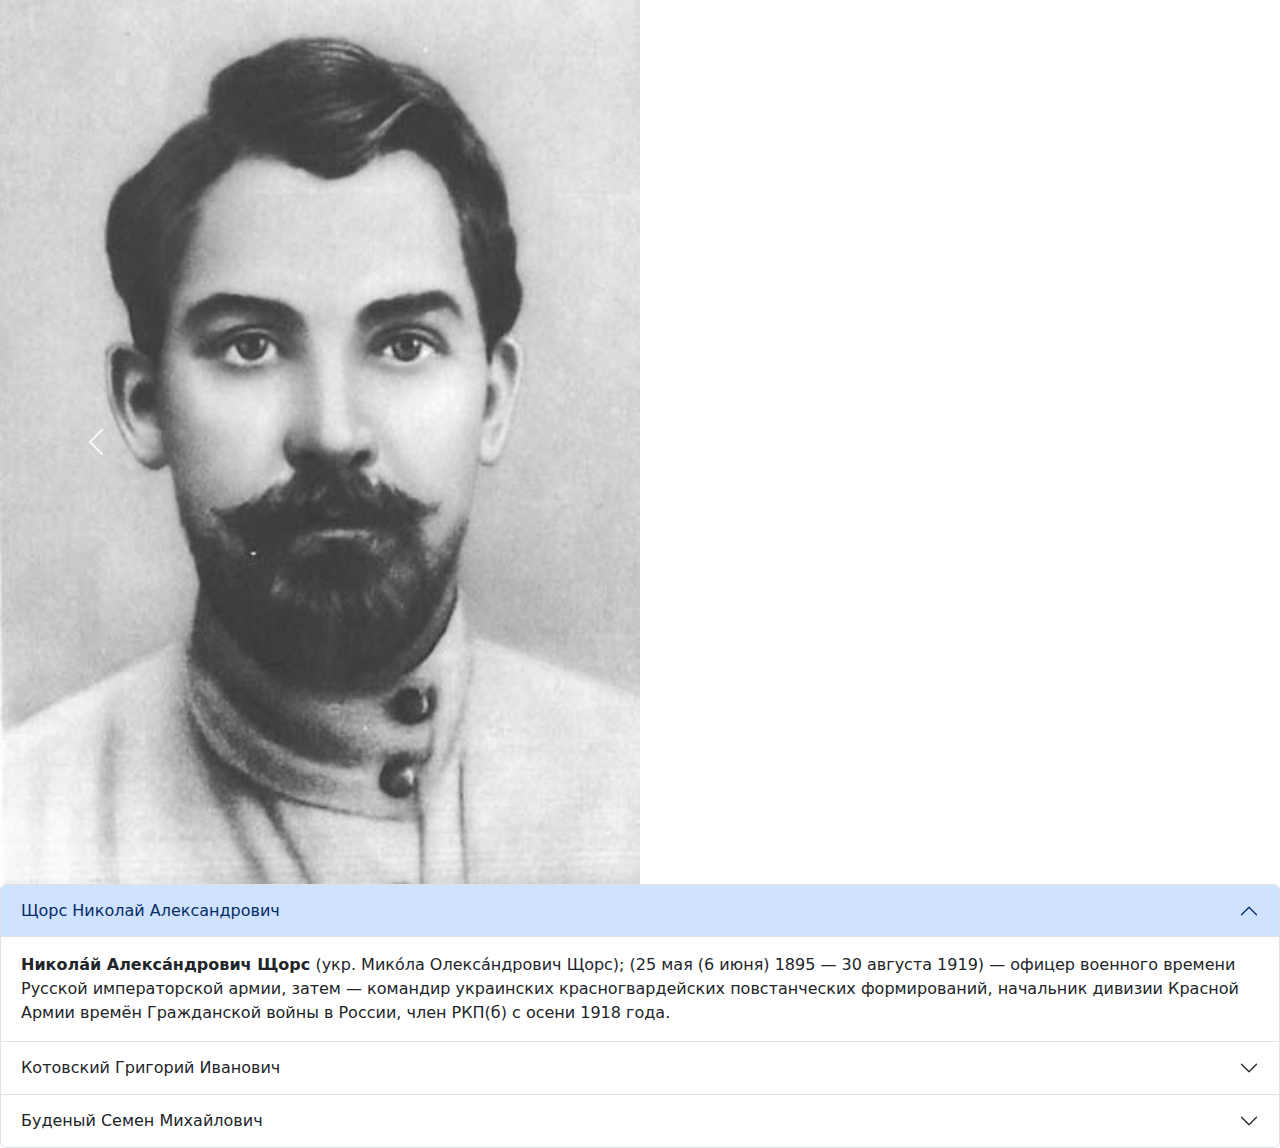
<file: index.html>
<!DOCTYPE html>
<html lang="en">
<head>
    <meta charset="UTF-8">
    <title>Bootstrap страница</title>
    <link href="https://cdn.jsdelivr.net/npm/bootstrap@5.3.3/dist/css/bootstrap.min.css" rel="stylesheet" integrity="sha384-QWTKZyjpPEjISv5WaRU9OFeRpok6YctnYmDr5pNlyT2bRjXh0JMhjY6hW+ALEwIH" crossorigin="anonymous">
<!--    <link rel="stylesheet" href="style.css">-->
</head>
<body>

<div id="carouselExampleAutoplaying" class="carousel slide" data-bs-ride="carousel">
  <div class="carousel-inner">
    <div class="carousel-item active">
      <img src="shor.jpg" class="d-block w-50" alt="...">
    </div>
    <div class="carousel-item">
      <img src="bud.jpg" class="d-block w-50" alt="...">
    </div>
    <div class="carousel-item">
      <img src="Kot.jpg" class="d-block w-50" alt="...">
    </div>
    <div class="carousel-item active">
      <img src="Shchors.jpg" class="d-block w-50" alt="...">
    </div>
  </div>
  <button class="carousel-control-prev" type="button" data-bs-target="#carouselExampleAutoplaying" data-bs-slide="prev">
    <span class="carousel-control-prev-icon" aria-hidden="true"></span>
    <span class="visually-hidden">Предыдущий</span>
  </button>
  <button class="carousel-control-next" type="button" data-bs-target="#carouselExampleAutoplaying" data-bs-slide="next">
    <span class="carousel-control-next-icon" aria-hidden="true"></span>
    <span class="visually-hidden">Следующий</span>
  </button>
</div>



<!--    <div class="card text-bg-light mb-3" style="max-width: 18rem;">-->
<!--        <img src="shor.jpg" class="card-img-top" alt="...">-->
<!--        <div class="card-header"></div>-->
<!--            <div class="card-body">-->
<!--                <h5 class="card-title">Щорс Николай Александрович</h5>-->
<!--                    <p class="card-text">Никола́й Алекса́ндрович Щорс; (25 мая (6 июня) 1895 — 30 августа 1919)-->
<!--                        — офицер военного времени Русской императорской армии, затем — командир украинских красногвардейских-->
<!--                        повстанческих формирований, начальник дивизии Красной Армии-->
<!--                        времён Гражданской войны в России, член РКП(б) с осени 1918 года.</p>-->
<!--            </div>-->
<!--        <button type="button" class="btn btn-outline-secondary">Смотреть фильм</button>-->
<!--    </div>-->

<div class="accordion" id="accordionExample">
  <div class="accordion-item">
    <h2 class="accordion-header">
      <button class="accordion-button" type="button" data-bs-toggle="collapse" data-bs-target="#collapseOne" aria-expanded="true" aria-controls="collapseOne">
        Щорс Николай Александрович
      </button>
    </h2>
    <div id="collapseOne" class="accordion-collapse collapse show" data-bs-parent="#accordionExample">
      <div class="accordion-body">
        <strong>Никола́й Алекса́ндрович Щорс</strong>  (укр. Мико́ла Олекса́ндрович Щорс);
        (25 мая (6 июня) 1895 — 30 августа 1919) — офицер военного времени Русской императорской армии,
        затем — командир украинских красногвардейских повстанческих формирований, начальник дивизии
        Красной Армии времён Гражданской войны в России, член РКП(б) с осени 1918 года.
      </div>
    </div>
  </div>
  <div class="accordion-item">
    <h2 class="accordion-header">
      <button class="accordion-button collapsed" type="button" data-bs-toggle="collapse" data-bs-target="#collapseTwo" aria-expanded="false" aria-controls="collapseTwo">
        Котовский Григорий Иванович
      </button>
    </h2>
    <div id="collapseTwo" class="accordion-collapse collapse" data-bs-parent="#accordionExample">
      <div class="accordion-body">
        <strong>Григо́рий Ива́нович Кото́вский</strong> (12 [24] июня 1881 — 6 августа 1925) — российский революционер, советский военный и политический деятель,
        герой Гражданской войны в России.Сделал карьеру от уголовного преступника в Российской империи до члена Союзного,
        Украинского и Молдавского Центрального Исполнительного Комитета СССР. Член Реввоенсовета СССР.
        Легендарный герой советского фольклора и художественной литературы. Отец советского индолога Григория Григорьевича
        Котовского. Убит при невыясненных обстоятельствах выстрелом Мейера Зайдера.
      </div>
    </div>
  </div>
  <div class="accordion-item">
    <h2 class="accordion-header">
      <button class="accordion-button collapsed" type="button" data-bs-toggle="collapse" data-bs-target="#collapseThree" aria-expanded="false" aria-controls="collapseThree">
        Буденый Семен Михайлович
      </button>
    </h2>
    <div id="collapseThree" class="accordion-collapse collapse" data-bs-parent="#accordionExample">
      <div class="accordion-body">
        <strong>Семён Миха́йлович Будённый</strong>  (13 (25) апреля 1883, Козюрин, Калмыцкий округ,
        область Войска Донского, Российская империя — 26 октября 1973, Москва, РСФСР, СССР) — советский военный деятель и полководец,
        один из создателей кавалерии в РСФСР и СССР и один из первых Маршалов Советского Союза (1935),
        трижды Герой Советского Союза (1958, 1963, 1968). Командующий Первой конной армией РККА в годы Гражданской войны.
        В первые годы Великой Отечественной войны командовал войсками стратегических направлений и фронтов.
      </div>
    </div>
  </div>
</div>



    <script src="https://cdn.jsdelivr.net/npm/bootstrap@5.3.3/dist/js/bootstrap.bundle.min.js" integrity="sha384-YvpcrYf0tY3lHB60NNkmXc5s9fDVZLESaAA55NDzOxhy9GkcIdslK1eN7N6jIeHz" crossorigin="anonymous"></script>
</body>
</html>
</file>
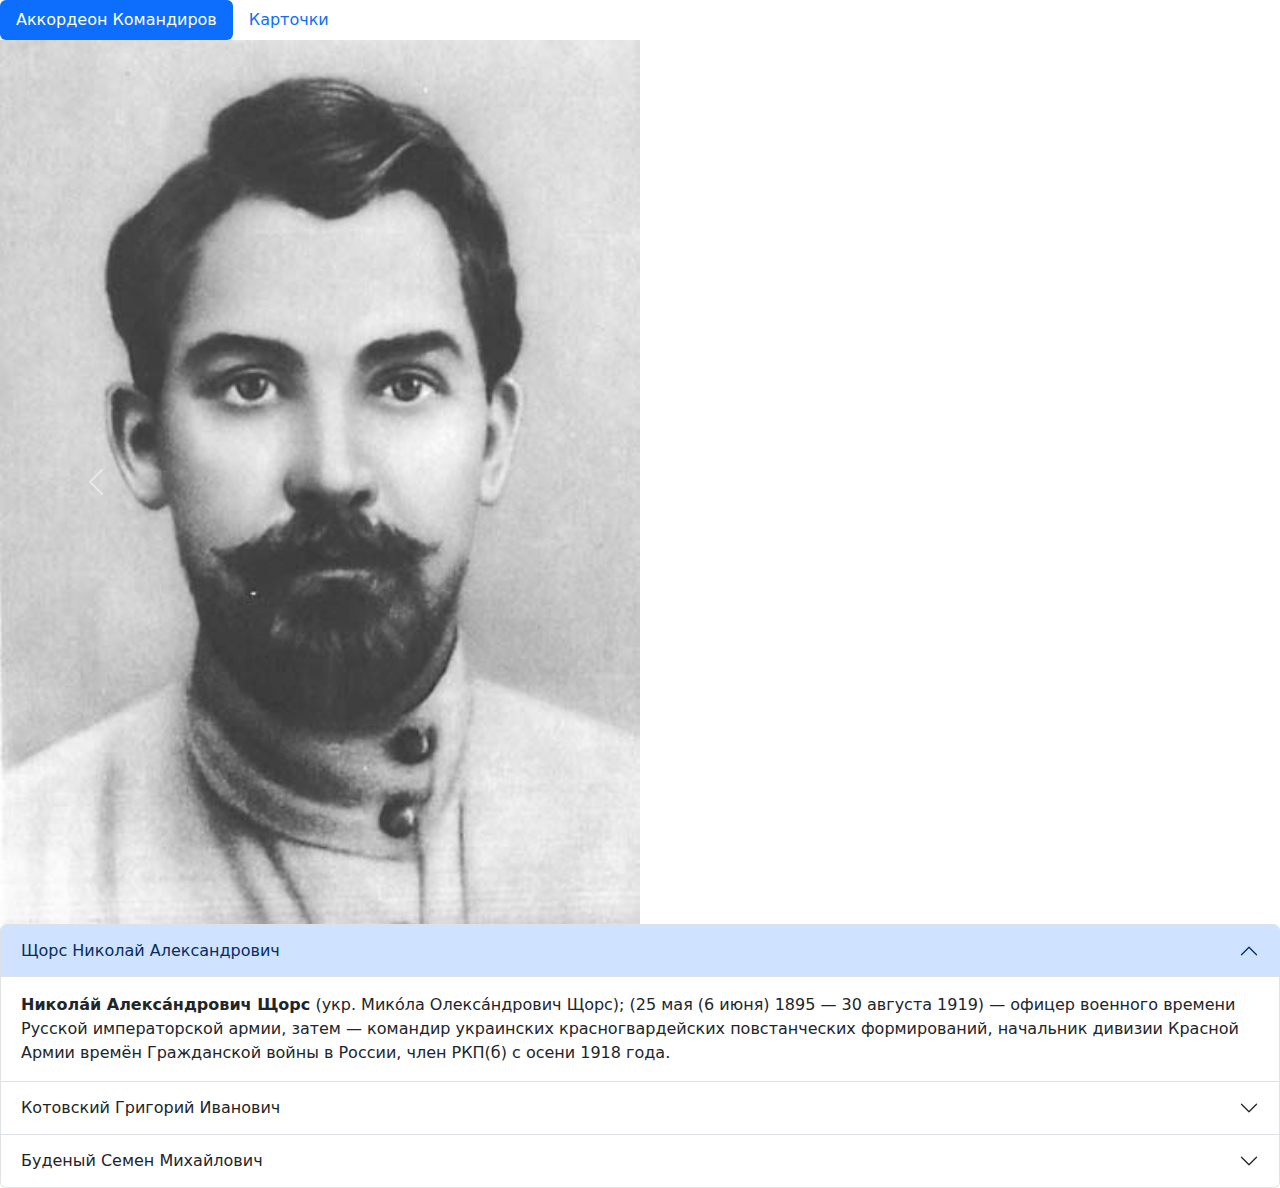
<file: templates/index.html>
<!DOCTYPE html>
<html lang="en">
<head>
    <meta charset="UTF-8">
    <title>Аккордеон Командиров</title>
    <link href="https://cdn.jsdelivr.net/npm/bootstrap@5.3.3/dist/css/bootstrap.min.css" rel="stylesheet" integrity="sha384-QWTKZyjpPEjISv5WaRU9OFeRpok6YctnYmDr5pNlyT2bRjXh0JMhjY6hW+ALEwIH" crossorigin="anonymous">
<!--    <link rel="stylesheet" href="style.css">-->
</head>
<body>
<ul class="nav nav-pills">
  <li class="nav-item">
    <a class="nav-link active" aria-current="page" href="/">Аккордеон Командиров</a>
  </li>
  <li class="nav-item">
    <a class="nav-link" href="/cart/">Карточки</a>
  </li>
</ul>

<div id="carouselExampleAutoplaying" class="carousel slide" data-bs-ride="carousel">
  <div class="carousel-inner">
    <div class="carousel-item active">
      <img src="../static/image/shor.jpg" class="d-block w-50" alt="...">
    </div>
    <div class="carousel-item">
      <img src="../static/image/bud.jpg" class="d-block w-50" alt="...">
    </div>
    <div class="carousel-item">
      <img src="../static/image/Kot.jpg" class="d-block w-50" alt="...">
    </div>
    <div class="carousel-item active">
      <img src="../static/image/Shchors.jpg" class="d-block w-50" alt="...">
    </div>
  </div>
  <button class="carousel-control-prev" type="button" data-bs-target="#carouselExampleAutoplaying" data-bs-slide="prev">
    <span class="carousel-control-prev-icon" aria-hidden="true"></span>
    <span class="visually-hidden">Предыдущий</span>
  </button>
  <button class="carousel-control-next" type="button" data-bs-target="#carouselExampleAutoplaying" data-bs-slide="next">
    <span class="carousel-control-next-icon" aria-hidden="true"></span>
    <span class="visually-hidden">Следующий</span>
  </button>
</div>



<!--    <div class="card text-bg-light mb-3" style="max-width: 18rem;">-->
<!--        <img src="shor.jpg" class="card-img-top" alt="...">-->
<!--        <div class="card-header"></div>-->
<!--            <div class="card-body">-->
<!--                <h5 class="card-title">Щорс Николай Александрович</h5>-->
<!--                    <p class="card-text">Никола́й Алекса́ндрович Щорс; (25 мая (6 июня) 1895 — 30 августа 1919)-->
<!--                        — офицер военного времени Русской императорской армии, затем — командир украинских красногвардейских-->
<!--                        повстанческих формирований, начальник дивизии Красной Армии-->
<!--                        времён Гражданской войны в России, член РКП(б) с осени 1918 года.</p>-->
<!--            </div>-->
<!--        <button type="button" class="btn btn-outline-secondary">Смотреть фильм</button>-->
<!--    </div>-->

<div class="accordion" id="accordionExample">
  <div class="accordion-item">
    <h2 class="accordion-header">
      <button class="accordion-button" type="button" data-bs-toggle="collapse" data-bs-target="#collapseOne" aria-expanded="true" aria-controls="collapseOne">
        Щорс Николай Александрович
      </button>
    </h2>
    <div id="collapseOne" class="accordion-collapse collapse show" data-bs-parent="#accordionExample">
      <div class="accordion-body">
        <strong>Никола́й Алекса́ндрович Щорс</strong>  (укр. Мико́ла Олекса́ндрович Щорс);
        (25 мая (6 июня) 1895 — 30 августа 1919) — офицер военного времени Русской императорской армии,
        затем — командир украинских красногвардейских повстанческих формирований, начальник дивизии
        Красной Армии времён Гражданской войны в России, член РКП(б) с осени 1918 года.
      </div>
    </div>
  </div>
  <div class="accordion-item">
    <h2 class="accordion-header">
      <button class="accordion-button collapsed" type="button" data-bs-toggle="collapse" data-bs-target="#collapseTwo" aria-expanded="false" aria-controls="collapseTwo">
        Котовский Григорий Иванович
      </button>
    </h2>
    <div id="collapseTwo" class="accordion-collapse collapse" data-bs-parent="#accordionExample">
      <div class="accordion-body">
        <strong>Григо́рий Ива́нович Кото́вский</strong> (12 [24] июня 1881 — 6 августа 1925) — российский революционер, советский военный и политический деятель,
        герой Гражданской войны в России.Сделал карьеру от уголовного преступника в Российской империи до члена Союзного,
        Украинского и Молдавского Центрального Исполнительного Комитета СССР. Член Реввоенсовета СССР.
        Легендарный герой советского фольклора и художественной литературы. Отец советского индолога Григория Григорьевича
        Котовского. Убит при невыясненных обстоятельствах выстрелом Мейера Зайдера.
      </div>
    </div>
  </div>
  <div class="accordion-item">
    <h2 class="accordion-header">
      <button class="accordion-button collapsed" type="button" data-bs-toggle="collapse" data-bs-target="#collapseThree" aria-expanded="false" aria-controls="collapseThree">
        Буденый Семен Михайлович
      </button>
    </h2>
    <div id="collapseThree" class="accordion-collapse collapse" data-bs-parent="#accordionExample">
      <div class="accordion-body">
        <strong>Семён Миха́йлович Будённый</strong>  (13 (25) апреля 1883, Козюрин, Калмыцкий округ,
        область Войска Донского, Российская империя — 26 октября 1973, Москва, РСФСР, СССР) — советский военный деятель и полководец,
        один из создателей кавалерии в РСФСР и СССР и один из первых Маршалов Советского Союза (1935),
        трижды Герой Советского Союза (1958, 1963, 1968). Командующий Первой конной армией РККА в годы Гражданской войны.
        В первые годы Великой Отечественной войны командовал войсками стратегических направлений и фронтов.
      </div>
    </div>
  </div>
</div>



    <script src="https://cdn.jsdelivr.net/npm/bootstrap@5.3.3/dist/js/bootstrap.bundle.min.js" integrity="sha384-YvpcrYf0tY3lHB60NNkmXc5s9fDVZLESaAA55NDzOxhy9GkcIdslK1eN7N6jIeHz" crossorigin="anonymous"></script>
</body>
</html>
</file>
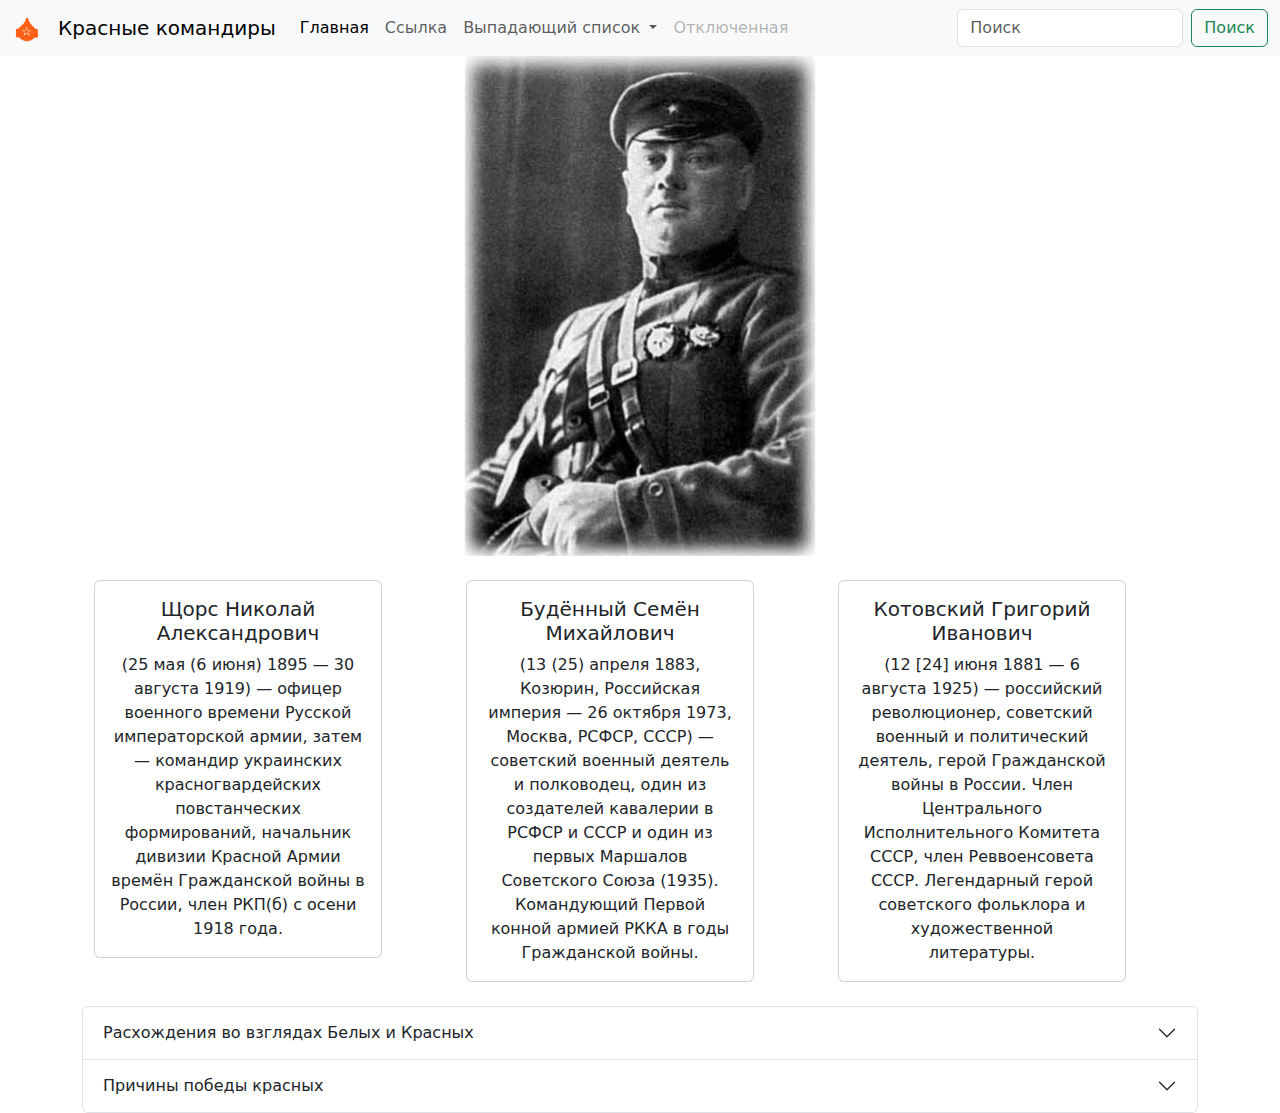
<file: dz.html>
<!DOCTYPE html>
<html lang="en">
<head>
    <meta charset="UTF-8">
    <title>Домашнее задание</title>
    <link href="https://cdn.jsdelivr.net/npm/bootstrap@5.3.3/dist/css/bootstrap.min.css" rel="stylesheet" integrity="sha384-QWTKZyjpPEjISv5WaRU9OFeRpok6YctnYmDr5pNlyT2bRjXh0JMhjY6hW+ALEwIH" crossorigin="anonymous">
    <style>
        .carousel-inner img {
            max-height: 500px; /* Установите желаемую максимальную высоту */
            object-fit: contain; /* Сохраняйте пропорции изображения */
        }

    </style>
</head>
<body>

    <nav class="navbar navbar-expand-lg bg-body-tertiary">
              <div class="container-fluid">
                  <a class="navbar-brand" href="#">
                    <img src="bud.png" alt="Bootstrap" width="30" height="24">
                  </a>
                <a class="navbar-brand" href="#">Красные командиры</a>
                <button class="navbar-toggler" type="button" data-bs-toggle="collapse" data-bs-target="#navbarSupportedContent" aria-controls="navbarSupportedContent" aria-expanded="false" aria-label="Переключатель навигации">
                  <span class="navbar-toggler-icon"></span>
                </button>
                <div class="collapse navbar-collapse" id="navbarSupportedContent">
                  <ul class="navbar-nav me-auto mb-2 mb-lg-0">
                    <li class="nav-item">
                      <a class="nav-link active" aria-current="page" href="#">Главная</a>
                    </li>
                    <li class="nav-item">
                      <a class="nav-link" href="#">Ссылка</a>
                    </li>
                    <li class="nav-item dropdown">
                      <a class="nav-link dropdown-toggle" href="#" role="button" data-bs-toggle="dropdown" aria-expanded="false">
                        Выпадающий список
                      </a>
                      <ul class="dropdown-menu">
                        <li><a class="dropdown-item" href="#">Действие</a></li>
                        <li><a class="dropdown-item" href="#">Другое действие</a></li>
                        <li><hr class="dropdown-divider"></li>
                        <li><a class="dropdown-item" href="#">Что-то еще здесь</a></li>
                      </ul>
                    </li>
                    <li class="nav-item">
                      <a class="nav-link disabled">Отключенная</a>
                    </li>
                  </ul>
                  <form class="d-flex" role="search">
                    <input class="form-control me-2" type="search" placeholder="Поиск" aria-label="Поиск">
                    <button class="btn btn-outline-success" type="submit">Поиск</button>
                  </form>
                </div>
              </div>
    </nav>

    <div class="container text-center">

      <div class="row">
        <div class="col">
            <div id="carouselExample" class="carousel slide">
              <div class="carousel-inner">
                <div class="carousel-item active">
                  <img src="Kot.jpg" class="d-block w-100" alt="...">
                </div>
                <div class="carousel-item">
                  <img src="shor.jpg" class="d-block w-100" alt="...">
                </div>
                <div class="carousel-item">
                  <img src="bud.jpg" class="d-block w-100" alt="...">
                </div>
              </div>
              <button class="carousel-control-prev" type="button" data-bs-target="#carouselExample" data-bs-slide="prev">
                <span class="carousel-control-prev-icon" aria-hidden="true"></span>
                <span class="visually-hidden">Предыдущий</span>
              </button>
              <button class="carousel-control-next" type="button" data-bs-target="#carouselExample" data-bs-slide="next">
                <span class="carousel-control-next-icon" aria-hidden="true"></span>
                <span class="visually-hidden">Следующий</span>
              </button>
            </div>
        </div>
        </div>
    </div>

    <div class="container text-center p-4">
      <div class="row">
        <div class="col">
          <div class="card" style="width: 18rem;">
              <div class="card-body">
                <h5 class="card-title">Щорс Николай Александрович</h5>
                <p class="card-text">(25 мая (6 июня) 1895 — 30 августа 1919) — офицер военного времени Русской императорской армии,
                    затем — командир украинских красногвардейских повстанческих формирований, начальник дивизии
                    Красной Армии времён Гражданской войны в России, член РКП(б) с осени 1918 года.</p>
              </div>
          </div>
        </div>
        <div class="col">
          <div class="card" style="width: 18rem;">
              <div class="card-body">
                <h5 class="card-title">Будённый Семён Михайлович</h5>
                <p class="card-text">(13 (25) апреля 1883, Козюрин, Российская империя — 26 октября 1973, Москва, РСФСР, СССР) — советский военный деятель и полководец,
                    один из создателей кавалерии в РСФСР и СССР и один из первых Маршалов Советского Союза (1935).
                    Командующий Первой конной армией РККА в годы Гражданской войны.</p>
              </div>
          </div>
        </div>
        <div class="col">
          <div class="card" style="width: 18rem;">
              <div class="card-body">
                <h5 class="card-title">Котовский Григорий Иванович</h5>
                <p class="card-text"> (12 [24] июня 1881 — 6 августа 1925) — российский революционер, советский военный и политический деятель,
                    герой Гражданской войны в России.
                    Член Центрального Исполнительного Комитета СССР, член Реввоенсовета СССР. Легендарный герой советского фольклора и художественной литературы.</p>
              </div>
          </div>
        </div>
      </div>
</div>

<div class="container text-start">
      <div class="row">
         <div class="accordion" id="accordionExample">
              <div class="accordion-item">
                <h2 class="accordion-header">
                  <button class="accordion-button collapsed" type="button" data-bs-toggle="collapse" data-bs-target="#collapseTwo" aria-expanded="false" aria-controls="collapseTwo">
                    Расхождения во взглядах Белых и Красных
                  </button>
                </h2>
                <div id="collapseTwo" class="accordion-collapse collapse" data-bs-parent="#accordionExample">
                  <div class="accordion-body">
                    Еще в августе 1917 года состоялась попытка государственного переворота – Корниловский мятеж. Высший командный состав армии был недоволен действиями Временного правительства. Многие не понимали значение и необходимость для России либеральных преобразований. За национальные движения на окраинах империи, по мнению генералов армии также несло ответственность Временное правительство. Целью Белых было возрождение Российской империи в тех границах, в которых удастся, естественно без Финляндии и Польши, но хотя бы с Украиной и Белоруссией. Опорой Белых было часть офицерского состава, а также часть дворянства, не желающего допустить никаких социалистических преобразований, в том числе «земли – крестьянам». Сам термин «белые» - это подражание Французской революции 18 века, там «роялисты» (монархисты) выступали под белым флагом.

Красные, возглавляемые РСДРП (б) или просто большевиками, стремились создать новый тип государства – диктатуру пролетариата, стремившегося создать новое общество, идущее к коммунизму. Естественно в таком обществе не было место ни монархистам, ни либералам. С приходом к власти после октября 1917 года они объявили о создании новой страны, РСФСР, и полностью отказались считать себя приемниками Российской империи. На остатках империи большевики хотели создать местные социалистические республики, чтобы потом при возможности объединиться.
                  </div>
                </div>
              </div>
              <div class="accordion-item">
                <h2 class="accordion-header">
                  <button class="accordion-button collapsed" type="button" data-bs-toggle="collapse" data-bs-target="#collapseThree" aria-expanded="false" aria-controls="collapseThree">
                    Причины победы красных
                  </button>
                </h2>
                <div id="collapseThree" class="accordion-collapse collapse" data-bs-parent="#accordionExample">
                  <div class="accordion-body">
                    Главное отличие "красных" и "белых" заключалось в том, что коммунисты с самого начала войны смогли создать централизованную власть, которой подчинялась вся завоеванная ими территория.  Большевики умело пользовались пропагандой. Именно этот инструмент позволил внушить народу, что «красные» - защитники Родины и Отечества, а «белые» - сторонники империалистов и иностранных оккупантов.
                      Благодаря политике «военного коммунизма» смогли мобилизовать ресурсы и создать сильную армию привлечение огромного количества военных специалистов, которые сделали армию профессиональной.
                      Нахождение в руках большевиков промышленной базы страны и значительной части резервов.


                  </div>
                </div>
              </div>
         </div>
      </div>
</div>








<script src="https://cdn.jsdelivr.net/npm/bootstrap@5.3.3/dist/js/bootstrap.bundle.min.js" integrity="sha384-YvpcrYf0tY3lHB60NNkmXc5s9fDVZLESaAA55NDzOxhy9GkcIdslK1eN7N6jIeHz" crossorigin="anonymous"></script>
</body>
</html>
</file>
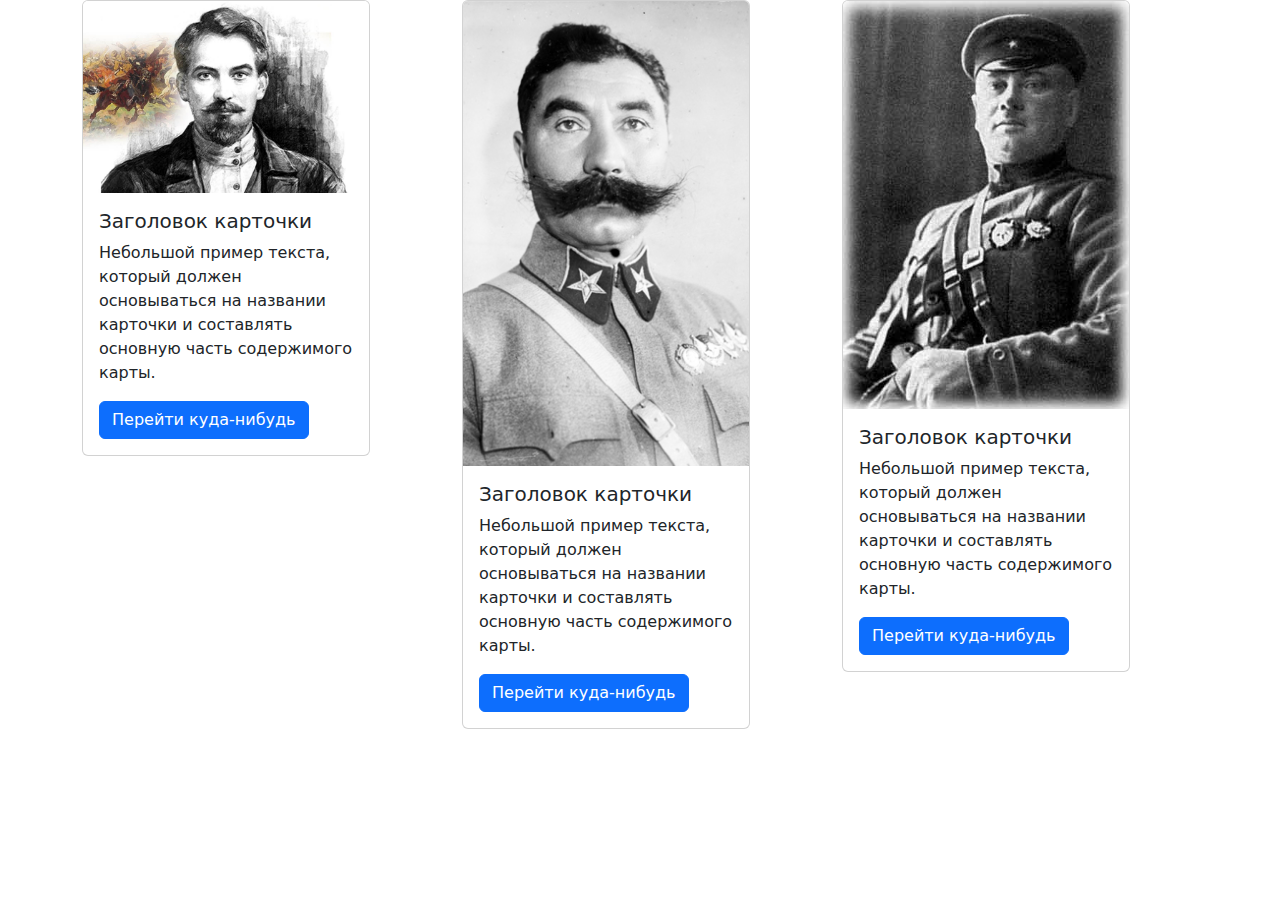
<file: index1.html>
<!DOCTYPE html>
<html lang="en">
<head>
    <meta charset="UTF-8">
    <title>Bootstrap страница</title>
    <link href="https://cdn.jsdelivr.net/npm/bootstrap@5.3.3/dist/css/bootstrap.min.css" rel="stylesheet" integrity="sha384-QWTKZyjpPEjISv5WaRU9OFeRpok6YctnYmDr5pNlyT2bRjXh0JMhjY6hW+ALEwIH" crossorigin="anonymous">
<!--    <link rel="stylesheet" href="style.css">-->
</head>
<body>

    <div class="container">
      <div class="row">
        <div class="col-sm-12 col-md-6 col-lg-4">
          <div class="card" style="width: 18rem;">
              <img src="shor.jpg" class="card-img-top" alt="...">
              <div class="card-body">
                <h5 class="card-title">Заголовок карточки</h5>
                <p class="card-text">Небольшой пример текста, который должен основываться на названии карточки и составлять основную часть содержимого карты.</p>
                <a href="#" class="btn btn-primary">Перейти куда-нибудь</a>
  </div>
</div>
        </div>
        <div class="col-sm-12 col-md-6 col-lg-4">
          <div class="card" style="width: 18rem;">
              <img src="bud.jpg" class="card-img-top" alt="...">
              <div class="card-body">
                <h5 class="card-title">Заголовок карточки</h5>
                <p class="card-text">Небольшой пример текста, который должен основываться на названии карточки и составлять основную часть содержимого карты.</p>
                <a href="#" class="btn btn-primary">Перейти куда-нибудь</a>
  </div>
</div>
        </div>
        <div class="col-sm-12 col-md-6 col-lg-4">
          <div class="card" style="width: 18rem;">
              <img src="Kot.jpg" class="card-img-top" alt="...">
              <div class="card-body">
                <h5 class="card-title">Заголовок карточки</h5>
                <p class="card-text">Небольшой пример текста, который должен основываться на названии карточки и составлять основную часть содержимого карты.</p>
                <a href="#" class="btn btn-primary">Перейти куда-нибудь</a>
  </div>
</div>
        </div>


      </div>

    </div>



    <script src="https://cdn.jsdelivr.net/npm/bootstrap@5.3.3/dist/js/bootstrap.bundle.min.js" integrity="sha384-YvpcrYf0tY3lHB60NNkmXc5s9fDVZLESaAA55NDzOxhy9GkcIdslK1eN7N6jIeHz" crossorigin="anonymous"></script>
</body>
</html>
</file>
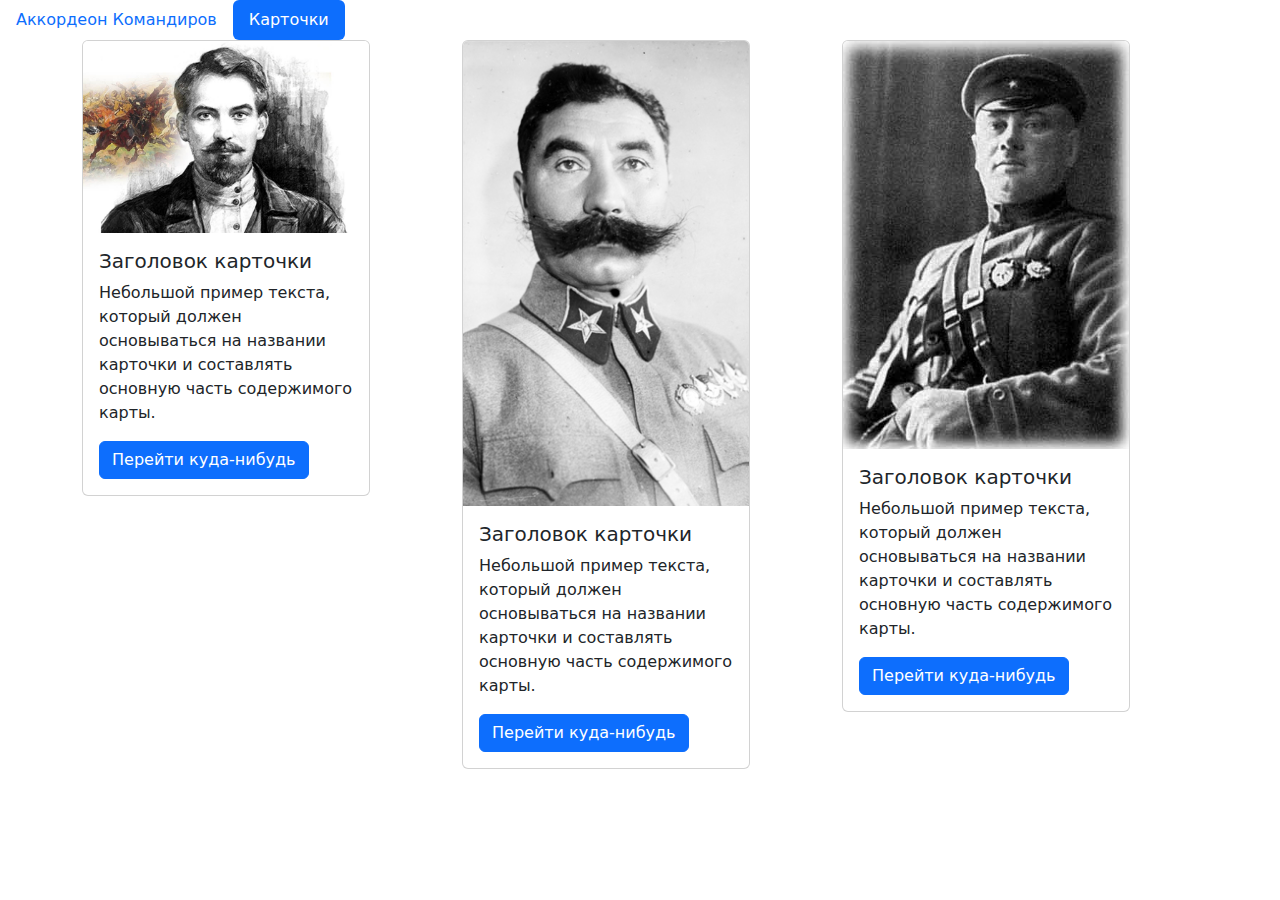
<file: templates/index1.html>
<!DOCTYPE html>
<html lang="en">
<head>
    <meta charset="UTF-8">
    <title>Карточки</title>
    <link href="https://cdn.jsdelivr.net/npm/bootstrap@5.3.3/dist/css/bootstrap.min.css" rel="stylesheet" integrity="sha384-QWTKZyjpPEjISv5WaRU9OFeRpok6YctnYmDr5pNlyT2bRjXh0JMhjY6hW+ALEwIH" crossorigin="anonymous">
<!--    <link rel="stylesheet" href="style.css">-->
</head>
<body>
<ul class="nav nav-pills">
  <li class="nav-item">
    <a class="nav-link" aria-current="page" href="/">Аккордеон Командиров</a>
  </li>
  <li class="nav-item">
    <a class="nav-link active" href="/cart/">Карточки</a>
  </li>
</ul>

    <div class="container">
      <div class="row">
        <div class="col-sm-12 col-md-6 col-lg-4">
          <div class="card" style="width: 18rem;">
              <img src="../static/image/shor.jpg" class="card-img-top" alt="...">
              <div class="card-body">
                <h5 class="card-title">Заголовок карточки</h5>
                <p class="card-text">Небольшой пример текста, который должен основываться на названии карточки и составлять основную часть содержимого карты.</p>
                <a href="#" class="btn btn-primary">Перейти куда-нибудь</a>
  </div>
</div>
        </div>
        <div class="col-sm-12 col-md-6 col-lg-4">
          <div class="card" style="width: 18rem;">
              <img src="../static/image/bud.jpg" class="card-img-top" alt="...">
              <div class="card-body">
                <h5 class="card-title">Заголовок карточки</h5>
                <p class="card-text">Небольшой пример текста, который должен основываться на названии карточки и составлять основную часть содержимого карты.</p>
                <a href="#" class="btn btn-primary">Перейти куда-нибудь</a>
  </div>
</div>
        </div>
        <div class="col-sm-12 col-md-6 col-lg-4">
          <div class="card" style="width: 18rem;">
              <img src="../static/image/Kot.jpg" class="card-img-top" alt="...">
              <div class="card-body">
                <h5 class="card-title">Заголовок карточки</h5>
                <p class="card-text">Небольшой пример текста, который должен основываться на названии карточки и составлять основную часть содержимого карты.</p>
                <a href="#" class="btn btn-primary">Перейти куда-нибудь</a>
  </div>
</div>
        </div>


      </div>

    </div>



    <script src="https://cdn.jsdelivr.net/npm/bootstrap@5.3.3/dist/js/bootstrap.bundle.min.js" integrity="sha384-YvpcrYf0tY3lHB60NNkmXc5s9fDVZLESaAA55NDzOxhy9GkcIdslK1eN7N6jIeHz" crossorigin="anonymous"></script>
</body>
</html>
</file>
<file: style.css>
.caption1 {
    color: red;
    background-color: olive;
}
</file>
